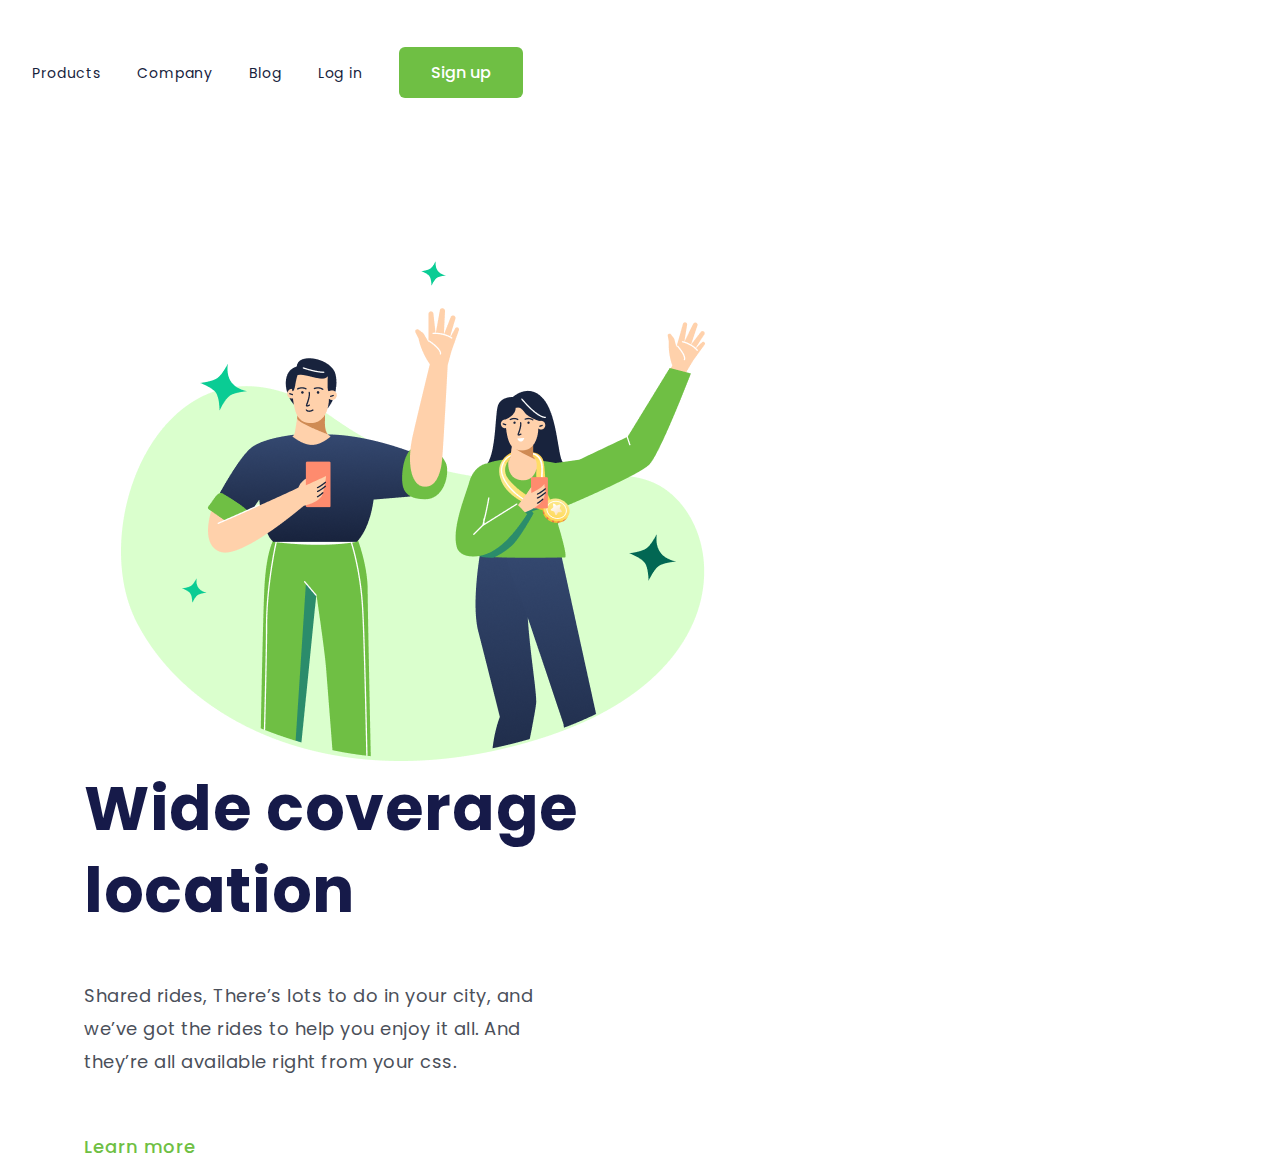
<file: desafio 1/index.html>
<!DOCTYPE html>
<html lang="pt-br">

<head>
    <meta charset="UTF-8">
    <meta name="viewport" content="width=device-width, initial-scale=1.0">
    <title>Desafio1</title>
    <link rel="stylesheet" href="./style.css">
    <link rel="preconnect" href="https://fonts.googleapis.com">
    <link rel="preconnect" href="https://fonts.gstatic.com" crossorigin>
    <link
        href="https://fonts.googleapis.com/css2?family=Montserrat:wght@100..900&family=Oswald&family=Poppins:ital,wght@0,100;0,200;0,300;0,400;0,500;0,600;0,700;0,800;0,900;1,100;1,200;1,300;1,400;1,500;1,600;1,700;1,800;1,900&display=swap"
        rel="stylesheet">

</head>

<body>
    <div>

        <header>
            <a class="link-header">Products</a>
            <a class="link-header">Company</a>
            <a class="link-header">Blog</a>
            <a class="link-header">Log in</a>

            <button class="sign-up">Sign up</button>
        </header>
    </div>




    <img src="./group.png" alt="logo-imagem"/>


    <section>
        <h1>Wide coverage
            location</h1>

        <p>Shared rides, There’s lots to do in your city, and we’ve got the rides to help you enjoy it all. And they’re
            all available right from your css.</p>

        <a class="learn-more">Learn more</a>
    </section>




</body>

</html>
</file>
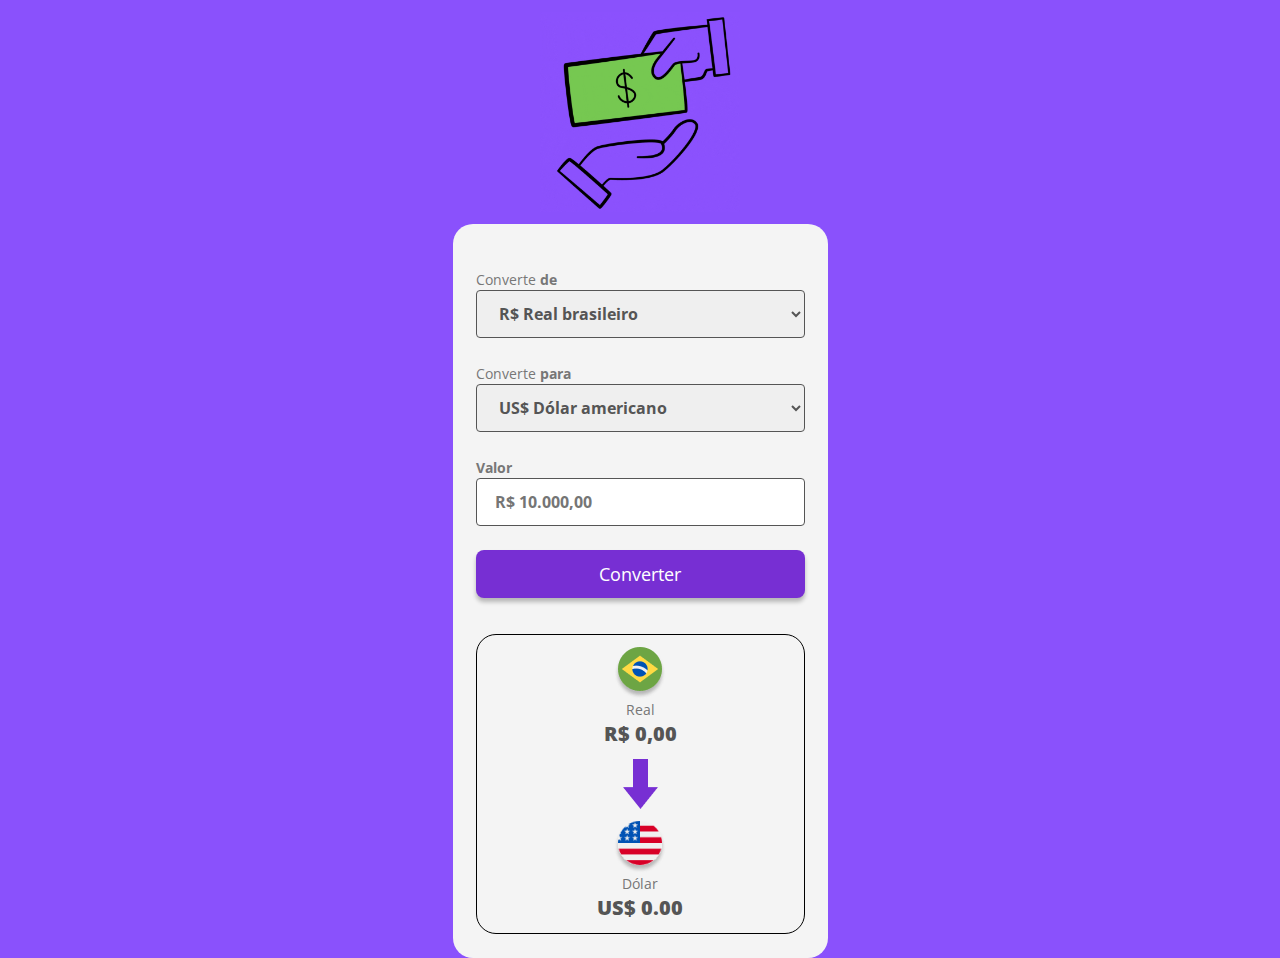
<file: Desafio Conversor/index.html>
<!DOCTYPE html>
<html lang="pt-br">

<head>
    <meta charset="UTF-8">
    <meta name="viewport" content="width=device-width, initial-scale=1.0">
    <title>Conversor de moedas</title>
    <link rel="stylesheet" href="./style.css">
    <link rel="preconnect" href="https://fonts.googleapis.com">
    <link rel="preconnect" href="https://fonts.gstatic.com" crossorigin>
    <link href="https://fonts.googleapis.com/css2?family=Open+Sans:ital,wght@0,300..800;1,300..800&display=swap"
        rel="stylesheet">


</head>



<body>
    <img class="dolar-top" src="./assets/logo.gif" alt="logo-convert-money">

    <main>
        <label>
            Converte <b>de</b>
            <select>
                <option>R$ Real brasileiro </option>

            </select>

        </label>

        <label>
            Converte <b>para</b>
            <select class="select-currency">
                <option value="dolar">US$ Dólar americano </option>
                <option value="euro">€ Euro </option>
                <option value="libra">£ Libra</option>
                <option value="bitcoin">₿ Bitcoin</option>


            </select>

        </label>

        <label>
            <b>Valor</b>
            <input class="input-currency" placeholder="R$ 10.000,00">

        </label>
        <button class="convert-button">Converter</button>

        <section>
            <div class="currency-box">
                <img src="./assets/brasil 2.png" alt="logo-moeda-converter">
                <p class="currency">Real</p>
                <p class="currency-value"> <b>R$ 0,00 </b> </p>
            </div>

            <img class="arrow-img" src="./assets/seta.png" alt="seta">

            <div class="currency-box">
                <img class="img-converted" src="./assets/estados-unidos.png" alt="logo-moeda-convertida">
                <p class="currency" id="currency-name">Dólar</p>
                <p class="currency-value-other"> <b>US$ 0.00</b> </p>
            </div>
        </section>




    </main>


</body>
<script src="./scripts.js"></script>

</html>
</file>
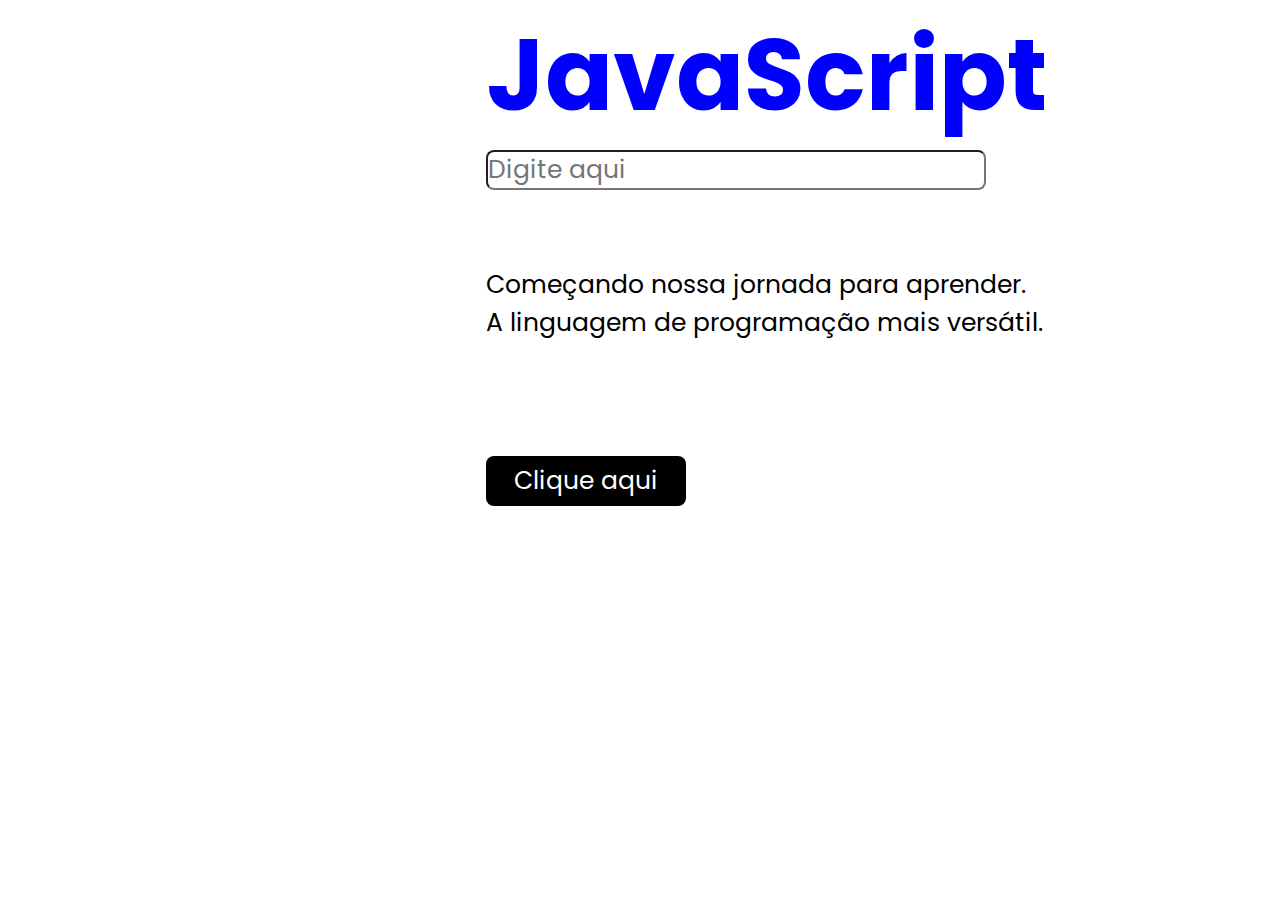
<file: JavaScript/index.html>
<!DOCTYPE html>
<html lang="pt-br">

<head>
    <meta charset="UTF-8">
    <meta name="viewport" content="width=device-width, initial-scale=1.0">
    <title>Javascript</title>
    <link rel="stylesheet" href="./style.css">
    <link rel="preconnect" href="https://fonts.googleapis.com">
    <link rel="preconnect" href="https://fonts.gstatic.com" crossorigin>
    <link
        href="https://fonts.googleapis.com/css2?family=Bebas+Neue&family=Montserrat:wght@100..900&family=Oswald&family=Poppins:ital,wght@0,100;0,200;0,300;0,400;0,500;0,600;0,700;0,800;0,900;1,100;1,200;1,300;1,400;1,500;1,600;1,700;1,800;1,900&display=swap"
        rel="stylesheet">

</head>

<body>

    <h1>JavaScript</h1>
    <div>
    <input onkeypress="digiteiNoInput()" type="text" id="main-input" placeholder="Digite aqui">
    <br>
    <br>
    <br>
    <p>Começando nossa jornada para aprender.</p>
    <p>A linguagem de programação mais versátil.</p>
    <br>
    <br>
    <p class="paragrafo-novo"></p>
    <br>

    <button onclick="cliqueiNoBotao()" id="botao">Clique aqui</button>
</div>  


</body>
<script src="./script.js"></script>

</html>
</file>
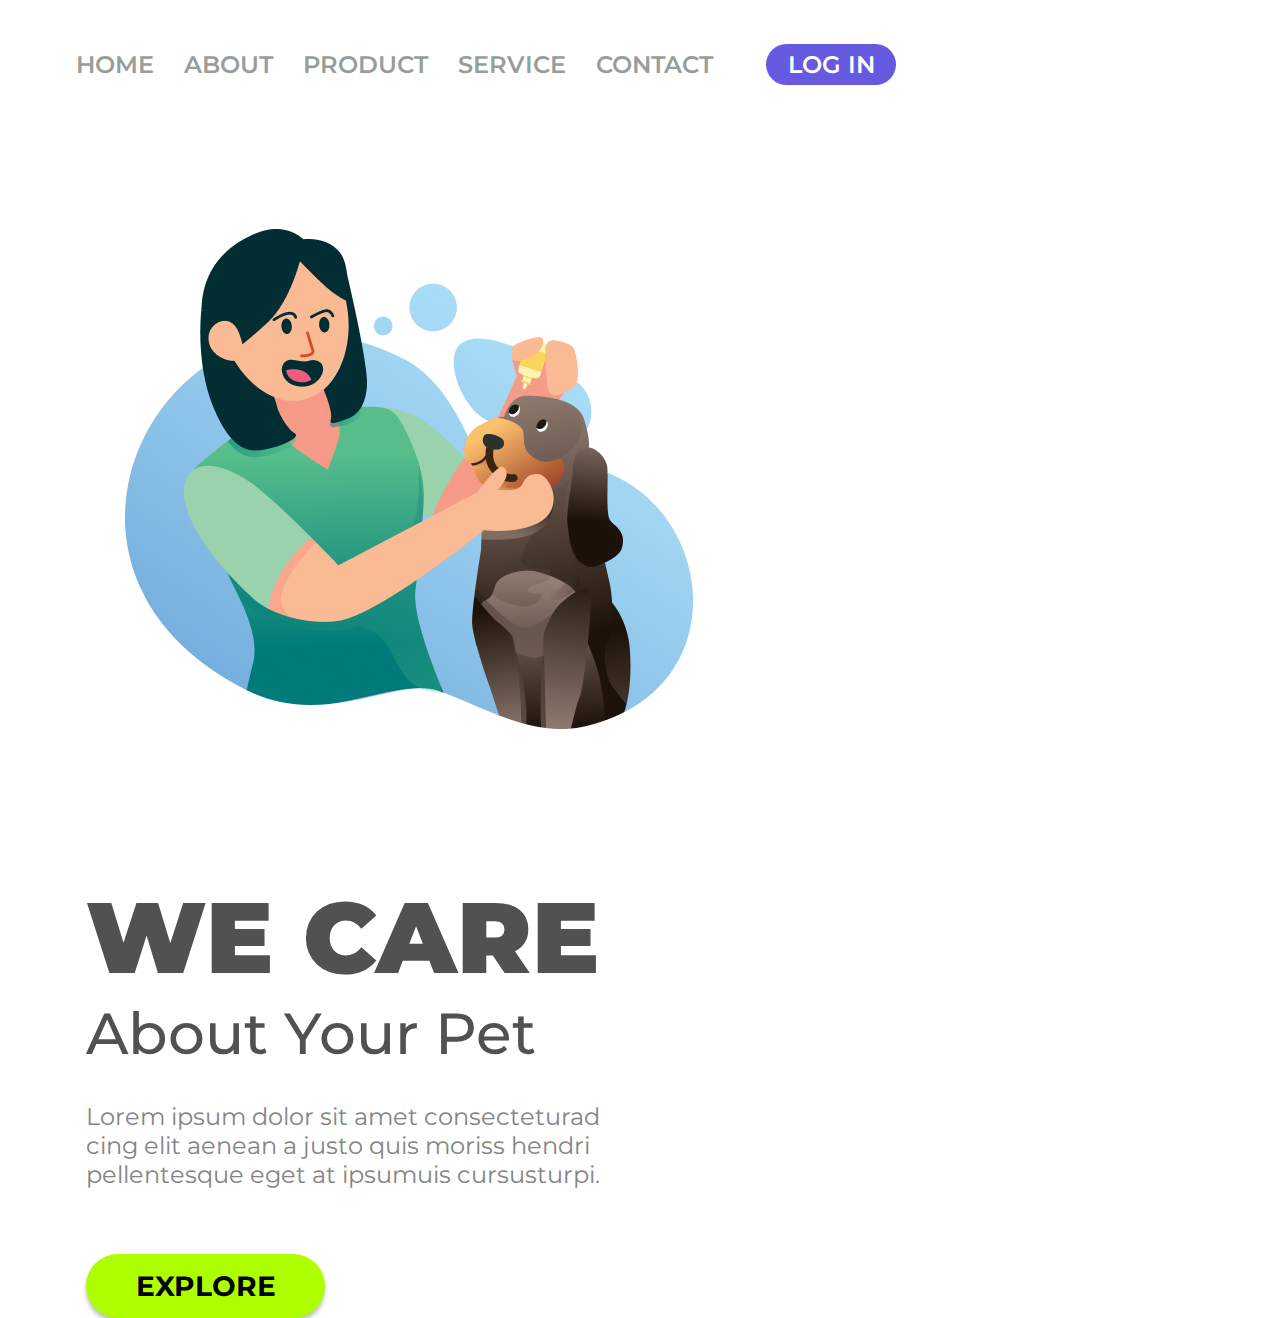
<file: We care desafio/index.html>
<!DOCTYPE html>
<html lang="pt-br">

<head>
    <meta charset="UTF-8">
    <meta name="viewport" content="width=device-width, initial-scale=1.0">
    <title>Desafio 2</title>
    <link rel="preconnect" href="https://fonts.googleapis.com">
    <link rel="preconnect" href="https://fonts.gstatic.com" crossorigin>
    <link rel="stylesheet" href="./style.css">
    <link
        href="https://fonts.googleapis.com/css2?family=Montserrat:wght@100..900&family=Oswald&family=Poppins:ital,wght@0,100;0,200;0,300;0,400;0,500;0,600;0,700;0,800;0,900;1,100;1,200;1,300;1,400;1,500;1,600;1,700;1,800;1,900&display=swap"
        rel="stylesheet">
</head>

<body>
    
        <header>
            <a class="link-header">HOME</a>
            <a class="link-header">ABOUT</a>
            <a class="link-header">PRODUCT</a>
            <a class="link-header">SERVICE</a>
            <a class="link-header">CONTACT</a>

            <button class="link-button">LOG IN</button>
        </header>

    

    <main>

    <img src="./illustration.png" alt="logo">
</main>

    <section>

        <h1>WE CARE</h1>
        <h2>About Your Pet</h2>

        <p>Lorem ipsum dolor sit amet consecteturad
            cing elit aenean a justo quis moriss hendri
            pellentesque eget at ipsumuis cursusturpi.</p>
        <button class="button-explore">EXPLORE</button>

    </section>


</body>

</html>
</file>
<file: desafio 1/style.css>
* {
    font-family: "Poppins", serif;
    padding: 0;
    margin: 0;
    box-sizing: border-box;

}


.link-header {
    margin-left: 32px;
    margin-top: 47px;
    font-size: 14px;
    font-weight: 400;
    line-height: 21px;
    letter-spacing: 0.875px;
    text-align: center;
    color: #17233D;
    cursor: pointer;

}

.sign-up {
    font-size: 16px;
    font-weight: 500;
    line-height: 24px;
    background-color: #6FBF44;
    width: 124px;
    height: 51px;
    border-radius: 6px;
    border: none;
    color: #FFFFFF;
    margin-left: 32px;
    margin-top: 47px;
    cursor: pointer;


}

button:hover {
    opacity: .8;
}

button:active {
    opacity: .4;
}

a:hover {
    opacity: .4;
}

img {
    display: inline-block;
    margin: 163px 0 0 121px;

}

section {
    display: inline-block;
    margin-left: 84px;
}

h1 {
    color: #161A49;
    font-size: 62px;
    font-weight: 700;
    line-height: 82px;
    letter-spacing: 0.5961538553237915px;
    width: 582px;


}

p {
    color: #4B505A;
    font-size: 18px;
    font-weight: 400;
    line-height: 33px;
    letter-spacing: 0.5px;
    width: 493px;
    margin-top: 47px;
    margin-bottom: 55px;

}

.learn-more {
    cursor: pointer;
    font-size: 18px;
    font-weight: 500;
    line-height: 27px;
    letter-spacing: 1px;
    color: #6FBF44;

}



@media screen and (max-width:930px) {

    .link-header {
        display: none;
    }

    .sign-up {
        margin-top: 17px;
        margin-left: 284px;
        width: 91px;
        height: 31px;


    }

    section {
        position: absolute;
        top: 124px;
        display: block;
        text-align: center;
       margin: 43px;
      
    }

    h1 {
        width: 278px;
        height: 60px;
        font-size: 30px;
        line-height: 30px;
        letter-spacing: 0.5961538553237915px;
       





    }

    p {
        width: 304px;
        height: 165px;
        font-size: 18px;
        line-height: 33px;
        letter-spacing: 0.5px;
       
        



    }



    img {
        position: relative;
        display: block;
        width: 312px;
        height: 288px;
        margin: 490px 39px 0px 39px;
    }

    .learn-more {
        width: 112px;
        height: 27px;
      
        

    }




}
</file>
<file: Desafio Conversor/style.css>
* {
    font-family: "Open Sans", serif;
    box-sizing: border-box;
    padding: 0;
    margin: 0;
    
  

}

body {
    background-color: #8A51FC;
}




.dolar-top {
    width: 200px;
    margin: 12px auto;
    display: block;


}


main {
    width: 375px;
    border-radius: 20px;
    background-color: #F4F4F4;
    margin: 0 auto;
    padding: 44px 23px 24px;

}

label {
    color: #777777;
    font-size: 14px;
    font-weight: 400px;


}

select , input {
    color: #555555;
    font-size: 16px;
    font-weight: 700;
    border-radius: 4px;
    width: 100%;
    border: 1px solid;
    height: 48px;
    cursor: pointer;
    margin-bottom: 24px;
    padding-left: 18px;
    


}
button {
    width: 100%;
    height: 48px;
    background-color: #772FD3;
    color: #ffffff;
    border-radius: 8px;
    border: none;
    cursor: pointer;
    font-size: 18px;
    box-shadow: 0px 4px 4px 0px #00000040;

  
}
button:hover {
    opacity: .8;
}
button:active {
    opacity: .5;
}

section {
    display: flex;
    flex-direction: column;
    align-items: center;
    border: 1px solid;
    border-radius: 20px;
    margin-top: 36px;
   

}
.currency-box {
    gap: 1px;
    display: flex;
    align-items: center;
    flex-direction: column;
    margin: 12px;
  

}
.currency-value, .currency-value-other {
    font-size: 20px;
    color: #555555;
    font-weight: 700;
}
.currency {
    color: #777777;
    font-size: 14px;
    font-weight: 400;
}
</file>
<file: JavaScript/style.css>
* {
    box-sizing: border-box;
    margin: 0;
    padding: 0;
    font-family: "Poppins", serif;


}

h1 {
    font-size: 100px;
    align-items: center;
    margin-left: 38%;
    color: blue;

}

div {
    margin-left: 38%;
    align-items: center;
    font-size: 25px;
}

button {
    background-color: black;
    color: white;
    cursor: pointer;
    height: 50px;
    width: 200px;
    border-radius: 8px;
    border: none;
    font-size: 25px;
}

input {
    cursor: pointer;
    height: 40px;
    width: 500px;
    border-radius: 8px;
    font-size: 25px;

}
.paragrafo-novo {

    color: red;
}
</file>
<file: We care desafio/style.css>
* {
    font-family: "Montserrat", serif;
    padding: 0;
    margin: 0;

}

header {
    color: #989D9C;
    margin-left: 76px;
    margin-top: 44px;
    font-size: 24px;
    font-weight: 600;
    line-height: 29.26px;
    cursor: pointer;
    margin-bottom: 144px;



}

.link-header {
    margin-right: 23px;
    
}

.link-header:hover {
    opacity: .4;
}

.link-button {
    margin-left: 23px;
    width: 130px;
    height: 41px;
    border-radius: 20.5px;
    font-size: 24px;
    font-weight: 600;
    line-height: 29.26px;
    background-color: #665AE1;
    color: #FFFFFF;
    border: none;
    cursor: pointer;


}

main {
    width: 568px;
    height: 500px;
    margin-left: 125px;
    display: inline-block;

}

button:hover {
    opacity: .4;
}

button:active {
    opacity: .8;
}

section {
    display: inline-block;
    margin-left: 86px;
    margin-top: 144px;




}

h1 {
   
    font-size: 100px;
    font-weight: 900;
    line-height: 121.9px;
    color: #515151;



}

h2 {
    font-size: 58px;
    font-weight: 500;
    line-height: 70.7px;
    color: #515151;


}

p {
    width: 515px;
    font-size: 24px;
    font-weight: 400;
    line-height: 29.26px;
    color: #848484;
    margin-top: 32px;
    margin-bottom: 65px;
}

.button-explore {
    width: 239px;
    height: 64px;
    border-radius: 50px;
    background-color: #ADFF00;
    border: none;
    box-shadow: 0px 4px 4px 0px #00000040;
    color: #000000;
    font-size: 28px;
    font-weight: 700;
    line-height: 34.13px;





}
</file>
